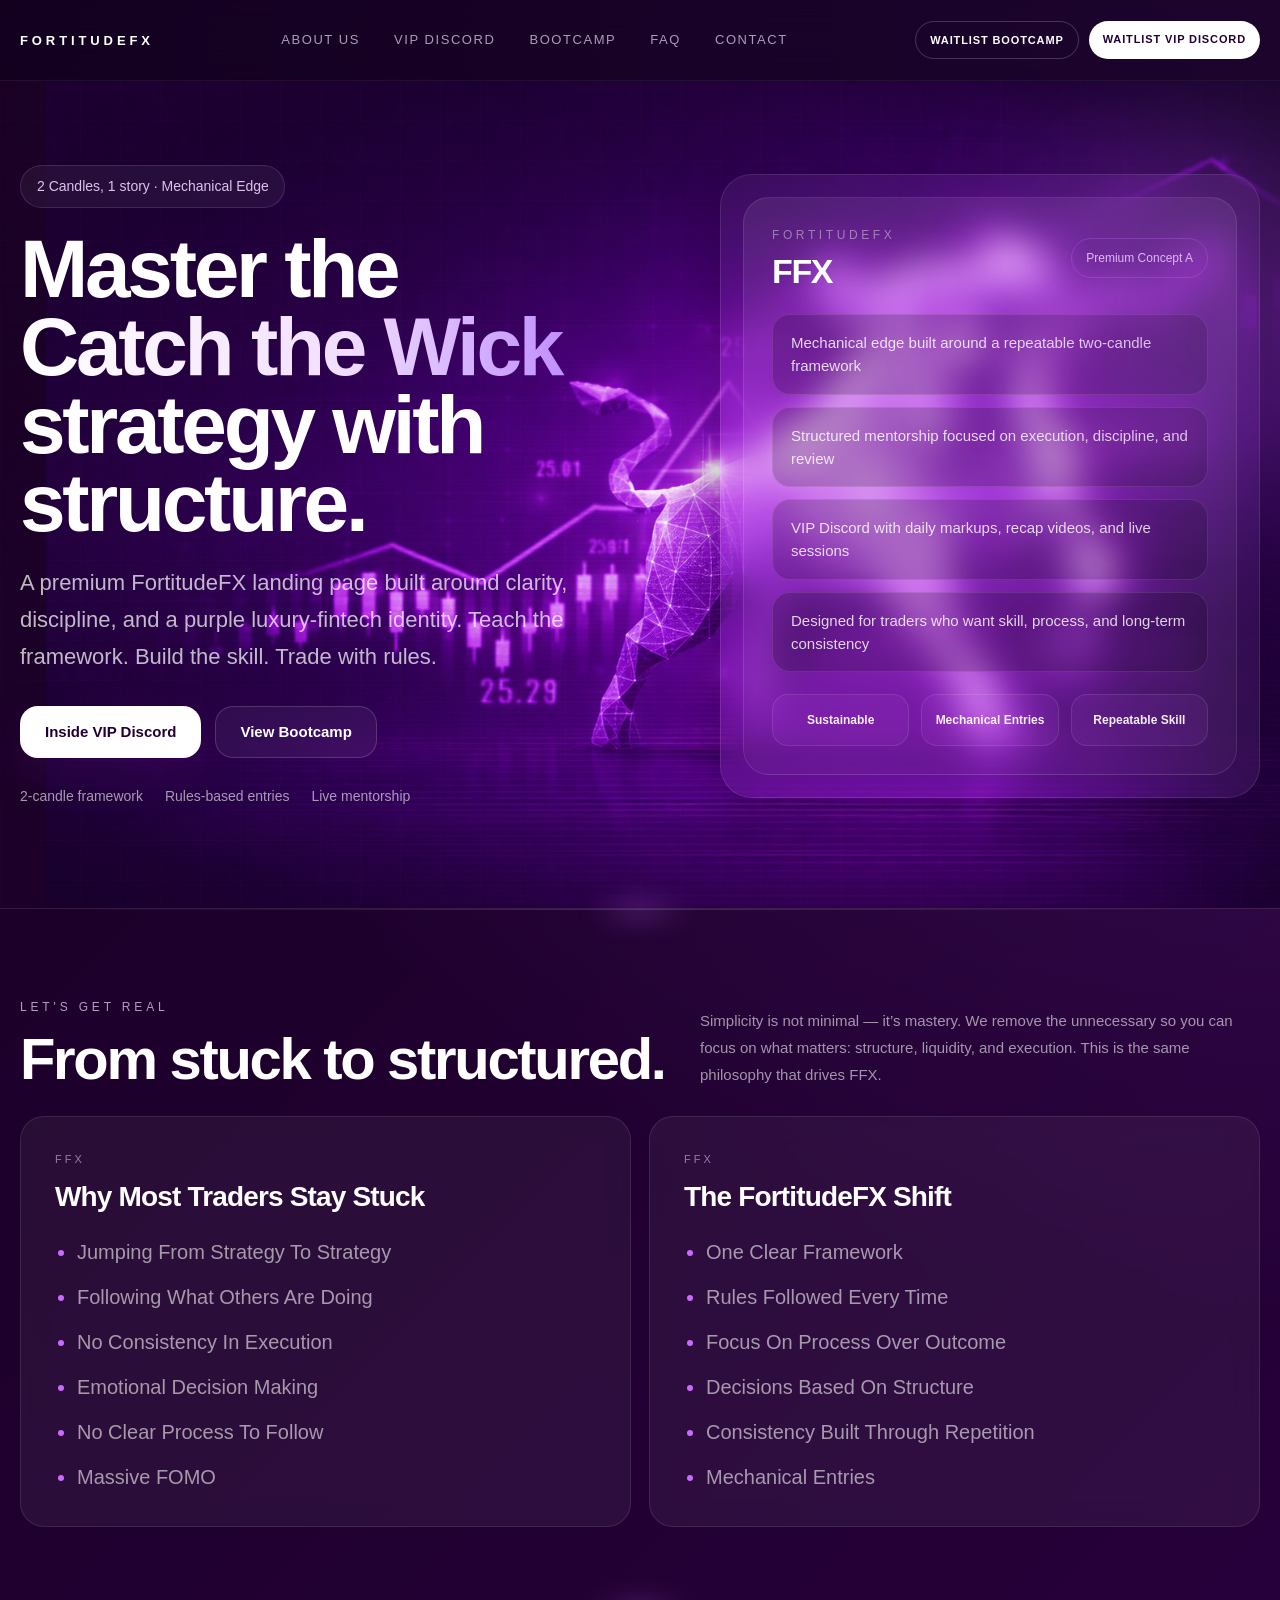
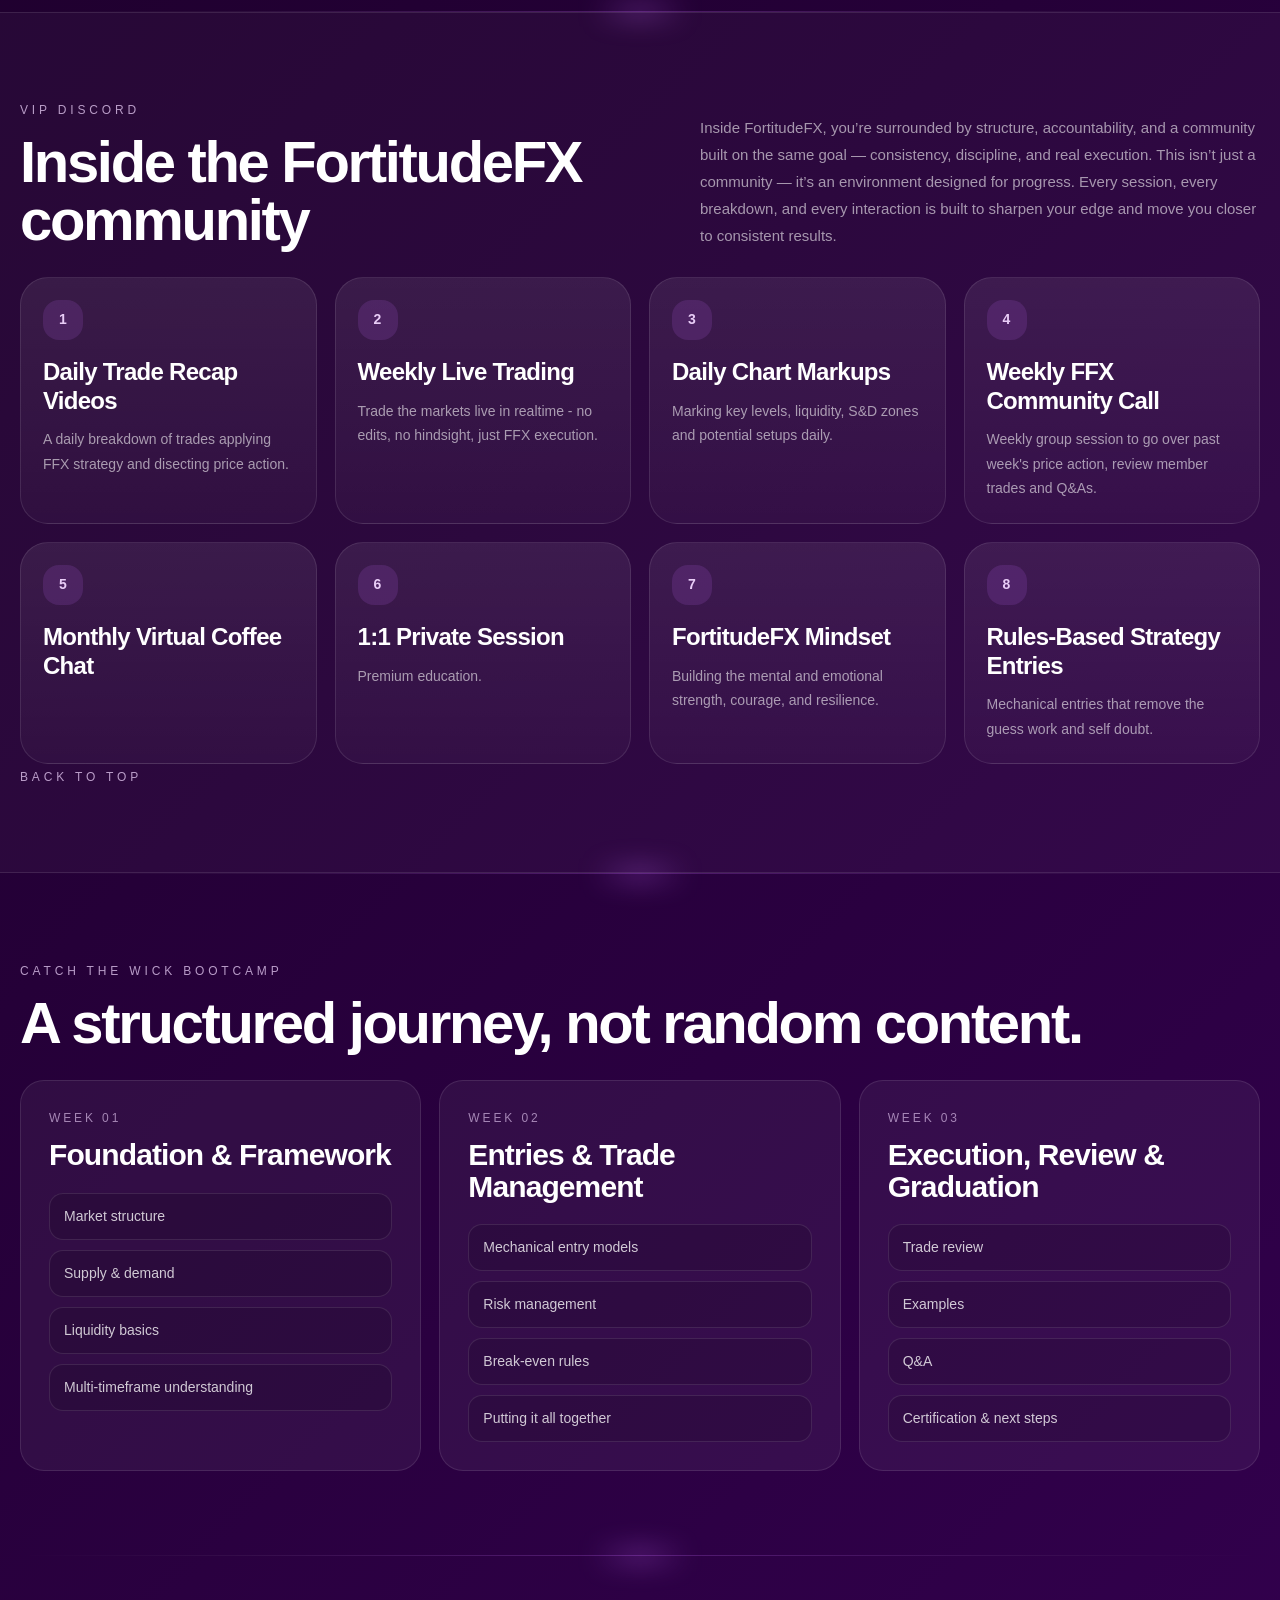
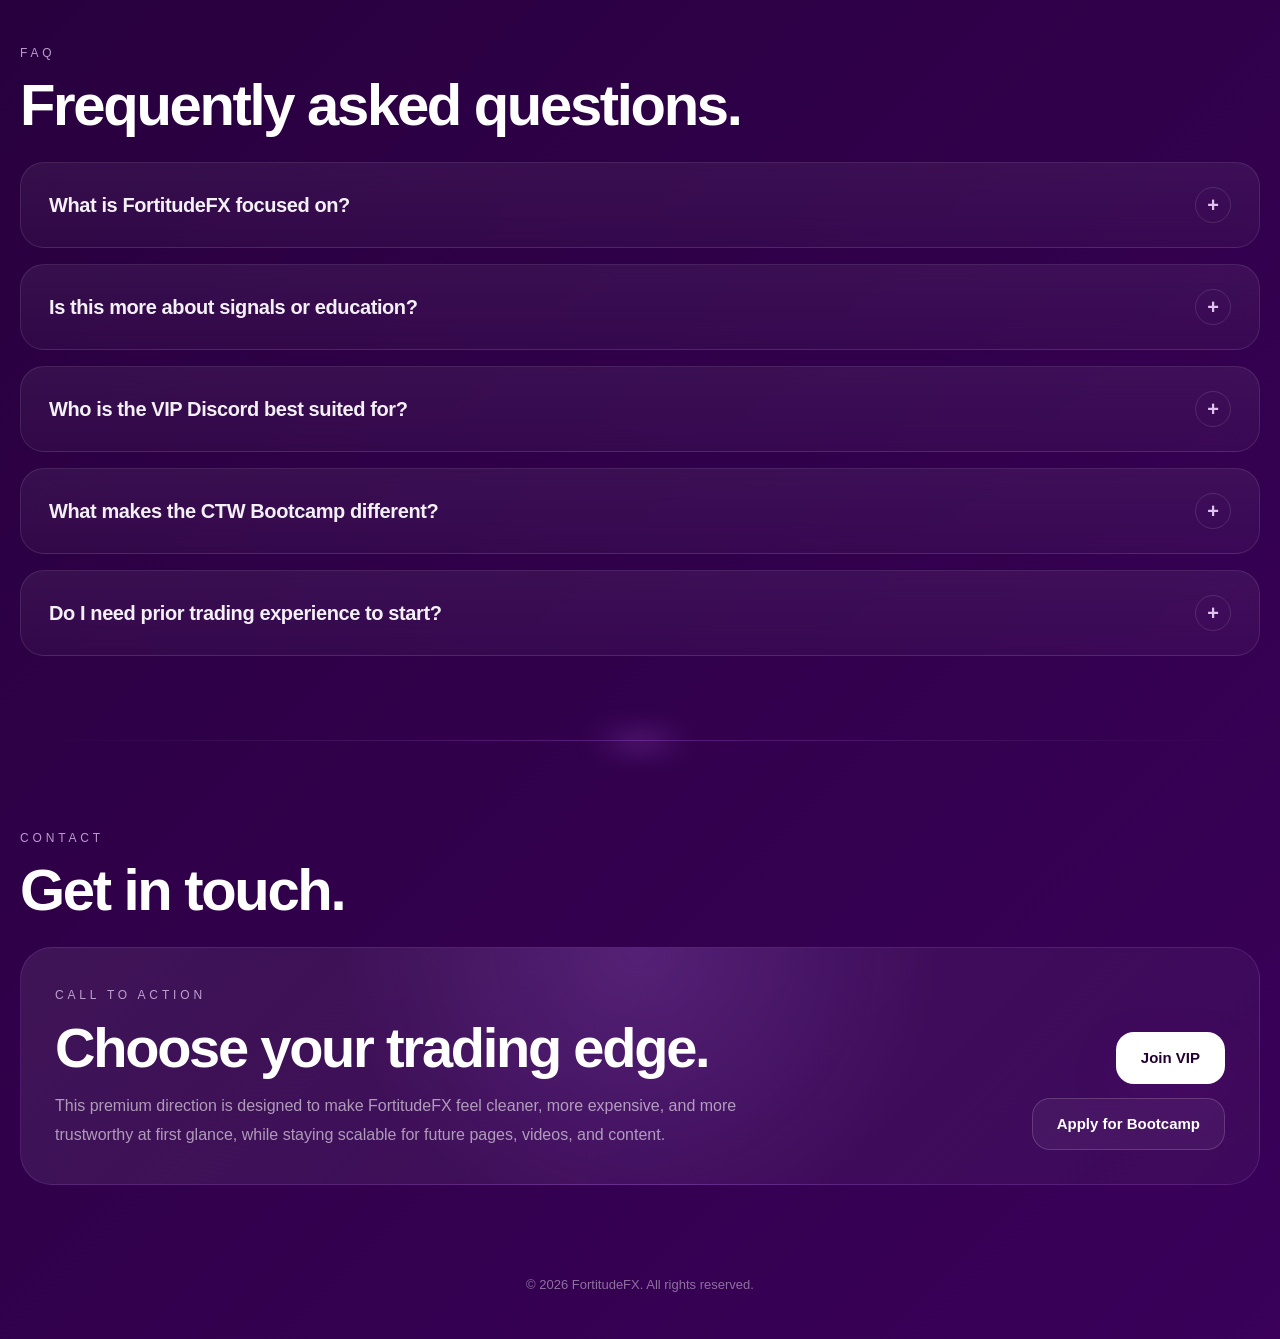
<file: index.html>
<!DOCTYPE html>
<html lang="en">
<head>
  <meta charset="UTF-8" />
  <meta name="viewport" content="width=device-width, initial-scale=1.0" />
  <title>FortitudeFX | Master the Catch the Wick Strategy</title>
  <meta
    name="description"
    content="FortitudeFX is a premium trading education brand built around clarity, discipline, and a repeatable two-candle framework."
  />
  <meta name="theme-color" content="#12001f" />
  <link rel="stylesheet" href="styles.css" />
</head>
<body id="top">

  <nav class="nav">
    <div class="container nav-wrap">
      <div class="nav-brand">
        <a href="#top">FORTITUDEFX</a>
      </div>

      <div class="nav-center">
        <a href="#about">About Us</a>
        <a href="#vip">VIP Discord</a>
        <a href="#bootcamp">Bootcamp</a>
        <a href="#faq">FAQ</a>
        <a href="#contact">Contact</a>
      </div>

      <div class="nav-cta">
        <a class="nav-btn nav-btn-secondary" href="https://aa6bc268.sibforms.com/serve/[base64]" target="_blank" rel="noopener noreferrer">Waitlist Bootcamp</a>
        <a class="nav-btn nav-btn-primary" href="#">Waitlist VIP Discord</a>
      </div>
    </div>
  </nav>

  <header class="hero">
    <div class="container hero-wrap">
      <div>
        <div class="pill">2 Candles, 1 story · Mechanical Edge</div>

        <h1>
          Master the
          <span class="gradient-text">Catch the Wick</span>
          strategy with structure.
        </h1>

        <p class="hero-copy">
          A premium FortitudeFX landing page built around clarity, discipline,
          and a purple luxury-fintech identity. Teach the framework. Build the
          skill. Trade with rules.
        </p>

        <div class="hero-actions">
          <a class="btn btn-primary" href="#vip">Inside VIP Discord</a>
          <a class="btn btn-secondary" href="#bootcamp">View Bootcamp</a>
        </div>

        <div class="hero-tags">
          <span>2-candle framework</span>
          <span>Rules-based entries</span>
          <span>Live mentorship</span>
        </div>
      </div>

      <div class="panel-shell">
        <div class="panel">
          <div class="panel-top">
            <div class="panel-brand">
              <small>FortitudeFX</small>
              <strong>FFX</strong>
            </div>
            <div class="badge">Premium Concept A</div>
          </div>

          <div class="benefit-list">
            <div class="benefit-item">
              Mechanical edge built around a repeatable two-candle framework
            </div>
            <div class="benefit-item">
              Structured mentorship focused on execution, discipline, and review
            </div>
            <div class="benefit-item">
              VIP Discord with daily markups, recap videos, and live sessions
            </div>
            <div class="benefit-item">
              Designed for traders who want skill, process, and long-term consistency
            </div>
          </div>

          <div class="mini-grid">
            <div class="mini-card">Sustainable</div>
            <div class="mini-card">Mechanical Entries</div>
            <div class="mini-card">Repeatable Skill</div>
          </div>
        </div>
      </div>
    </div>
  </header>

  <div class="section-divider" aria-hidden="true"><span></span></div>

  <section id="about" class="section">
    <div class="container">
      <div class="section-head">
        <div>
          <span class="eyebrow">Let's get REAL</span>
          <h2>From stuck to structured.</h2>
        </div>

        <p>
          Simplicity is not minimal — it’s mastery.
          We remove the unnecessary so you can focus on what matters: structure, liquidity, and execution. This is the same philosophy that drives FFX.
        </p>
      </div>

      <div class="position-grid position-grid-two">
        <article class="card card-large">
          <div class="tiny">FFX</div>
          <h3>Why Most Traders Stay Stuck</h3>
          <ul class="card-bullets">
            <li>Jumping From Strategy To Strategy</li>
            <li>Following What Others Are Doing</li>
            <li>No Consistency In Execution</li>
            <li>Emotional Decision Making</li>
            <li>No Clear Process To Follow</li>
            <li>Massive FOMO</li>
          </ul>
        </article>

        <article class="card card-large">
          <div class="tiny">FFX</div>
          <h3>The FortitudeFX Shift</h3>
          <ul class="card-bullets">
            <li>One Clear Framework</li>
            <li>Rules Followed Every Time</li>
            <li>Focus On Process Over Outcome</li>
            <li>Decisions Based On Structure</li>
            <li>Consistency Built Through Repetition</li>
            <li>Mechanical Entries</li>
          </ul>
        </article>
      </div>
    </div>
  </section>

  <div class="section-divider" aria-hidden="true"><span></span></div>

  <section id="vip" class="section soft-strip">
    <div class="container">
      <div class="section-head">
        <div>
          <span class="eyebrow">VIP Discord</span>
          <h2>Inside the FortitudeFX community</h2>
        </div>

        <p>
          Inside FortitudeFX, you’re surrounded by structure, accountability, and a community built on the same goal — consistency, discipline, and real execution.

          This isn’t just a community — it’s an environment designed for progress.
          Every session, every breakdown, and every interaction is built to sharpen your edge and move you closer to consistent results.
        </p>
      </div>

      <div class="vip-grid">
        <article class="vip-card">
          <div class="vip-number">1</div>
          <h3>Daily Trade Recap Videos</h3>
          <p>A daily breakdown of trades applying FFX strategy and disecting price action.</p>
        </article>

        <article class="vip-card">
          <div class="vip-number">2</div>
          <h3>Weekly Live Trading</h3>
          <p>Trade the markets live in realtime - no edits, no hindsight, just FFX execution.</p>
        </article>

        <article class="vip-card">
          <div class="vip-number">3</div>
          <h3>Daily Chart Markups</h3>
          <p>Marking key levels, liquidity, S&amp;D zones and potential setups daily.</p>
        </article>

        <article class="vip-card">
          <div class="vip-number">4</div>
          <h3>Weekly FFX Community Call</h3>
          <p>Weekly group session to go over past week's price action, review member trades and Q&amp;As.</p>
        </article>

        <article class="vip-card">
          <div class="vip-number">5</div>
          <h3>Monthly Virtual Coffee Chat</h3>
          <p></p>
        </article>

        <article class="vip-card">
          <div class="vip-number">6</div>
          <h3>1:1 Private Session</h3>
          <p>Premium education.</p>
        </article>

        <article class="vip-card">
          <div class="vip-number">7</div>
          <h3>FortitudeFX Mindset</h3>
          <p>Building the mental and emotional strength, courage, and resilience.</p>
        </article>

        <article class="vip-card">
          <div class="vip-number">8</div>
          <h3>Rules-Based Strategy Entries</h3>
          <p>Mechanical entries that remove the guess work and self doubt.</p>
        </article>
      </div>

      <span class="eyebrow">
        <a href="#top">BACK TO TOP</a>
      </span>
    </div>
  </section>

  <div class="section-divider" aria-hidden="true"><span></span></div>

  <section id="bootcamp" class="section">
    <div class="container">
      <div class="section-head bootcamp-head">
        <div>
          <span class="eyebrow">Catch The Wick Bootcamp</span>
          <h2>A structured journey, not random content.</h2>
        </div>
      </div>

      <div class="bootcamp-grid">
        <article class="week-card">
          <div class="week">Week 01</div>
          <h3>Foundation & Framework</h3>
          <div class="week-list">
            <div>Market structure</div>
            <div>Supply & demand</div>
            <div>Liquidity basics</div>
            <div>Multi-timeframe understanding</div>
          </div>
        </article>

        <article class="week-card">
          <div class="week">Week 02</div>
          <h3>Entries & Trade Management</h3>
          <div class="week-list">
            <div>Mechanical entry models</div>
            <div>Risk management</div>
            <div>Break-even rules</div>
            <div>Putting it all together</div>
          </div>
        </article>

        <article class="week-card">
          <div class="week">Week 03</div>
          <h3>Execution, Review & Graduation</h3>
          <div class="week-list">
            <div>Trade review</div>
            <div>Examples</div>
            <div>Q&amp;A</div>
            <div>Certification &amp; next steps</div>
          </div>
        </article>
      </div>
    </div>
  </section>

  <div class="section-divider" aria-hidden="true"><span></span></div>

  <!-- UPDATED FAQ SECTION -->
  <section id="faq" class="section">
    <div class="container">
      <div class="section-head bootcamp-head">
        <div>
          <span class="eyebrow">FAQ</span>
          <h2>Frequently asked questions.</h2>
        </div>
      </div>

      <div class="faq-list">
        <details class="faq-item">
          <summary><span>What is FortitudeFX focused on?</span></summary>
          <div class="faq-answer"><div class="faq-answer-inner">
            FortitudeFX is focused on building a structured, repeatable approach to trading through clarity, discipline, and execution.
          </div></div>
        </details>

        <details class="faq-item">
          <summary><span>Is this more about signals or education?</span></summary>
          <div class="faq-answer"><div class="faq-answer-inner">
            The emphasis is on education, understanding, and process rather than signal dependency.
          </div></div>
        </details>

        <details class="faq-item">
          <summary><span>Who is the VIP Discord best suited for?</span></summary>
          <div class="faq-answer"><div class="faq-answer-inner">
            Traders who want structure, accountability, and real execution-based growth.
          </div></div>
        </details>

        <details class="faq-item">
          <summary><span>What makes the CTW Bootcamp different?</span></summary>
          <div class="faq-answer"><div class="faq-answer-inner">
            A guided, structured experience focused on applying the framework, not just consuming content.
          </div></div>
        </details>

        <details class="faq-item">
          <summary><span>Do I need prior trading experience to start?</span></summary>
          <div class="faq-answer"><div class="faq-answer-inner">
            No — beginners and experienced traders can both benefit from simplifying and structuring their process.
          </div></div>
        </details>
      </div>
    </div>
  </section>

  <div class="section-divider" aria-hidden="true"><span></span></div>

  <section id="contact" class="section section-last">
    <div class="container">
      <div class="section-head bootcamp-head">
        <div>
          <span class="eyebrow">Contact</span>
          <h2>Get in touch.</h2>
        </div>
      </div>

      <div class="cta-shell">
        <div class="cta-grid">
          <div>
            <span class="eyebrow">Call to action</span>
            <h2>Choose your trading edge.</h2>
            <p>
              This premium direction is designed to make FortitudeFX feel
              cleaner, more expensive, and more trustworthy at first glance,
              while staying scalable for future pages, videos, and content.
            </p>
          </div>

          <div class="cta-actions">
            <a class="btn btn-primary" href="#">Join VIP</a>
            <a class="btn btn-secondary" href="https://aa6bc268.sibforms.com/serve/[base64]" target="_blank" rel="noopener noreferrer">Apply for Bootcamp</a>
          </div>
        </div>
      </div>
    </div>
  </section>

  <footer>
    <div class="container">© 2026 FortitudeFX. All rights reserved.</div>
  </footer>
</body>
</html>
</file>
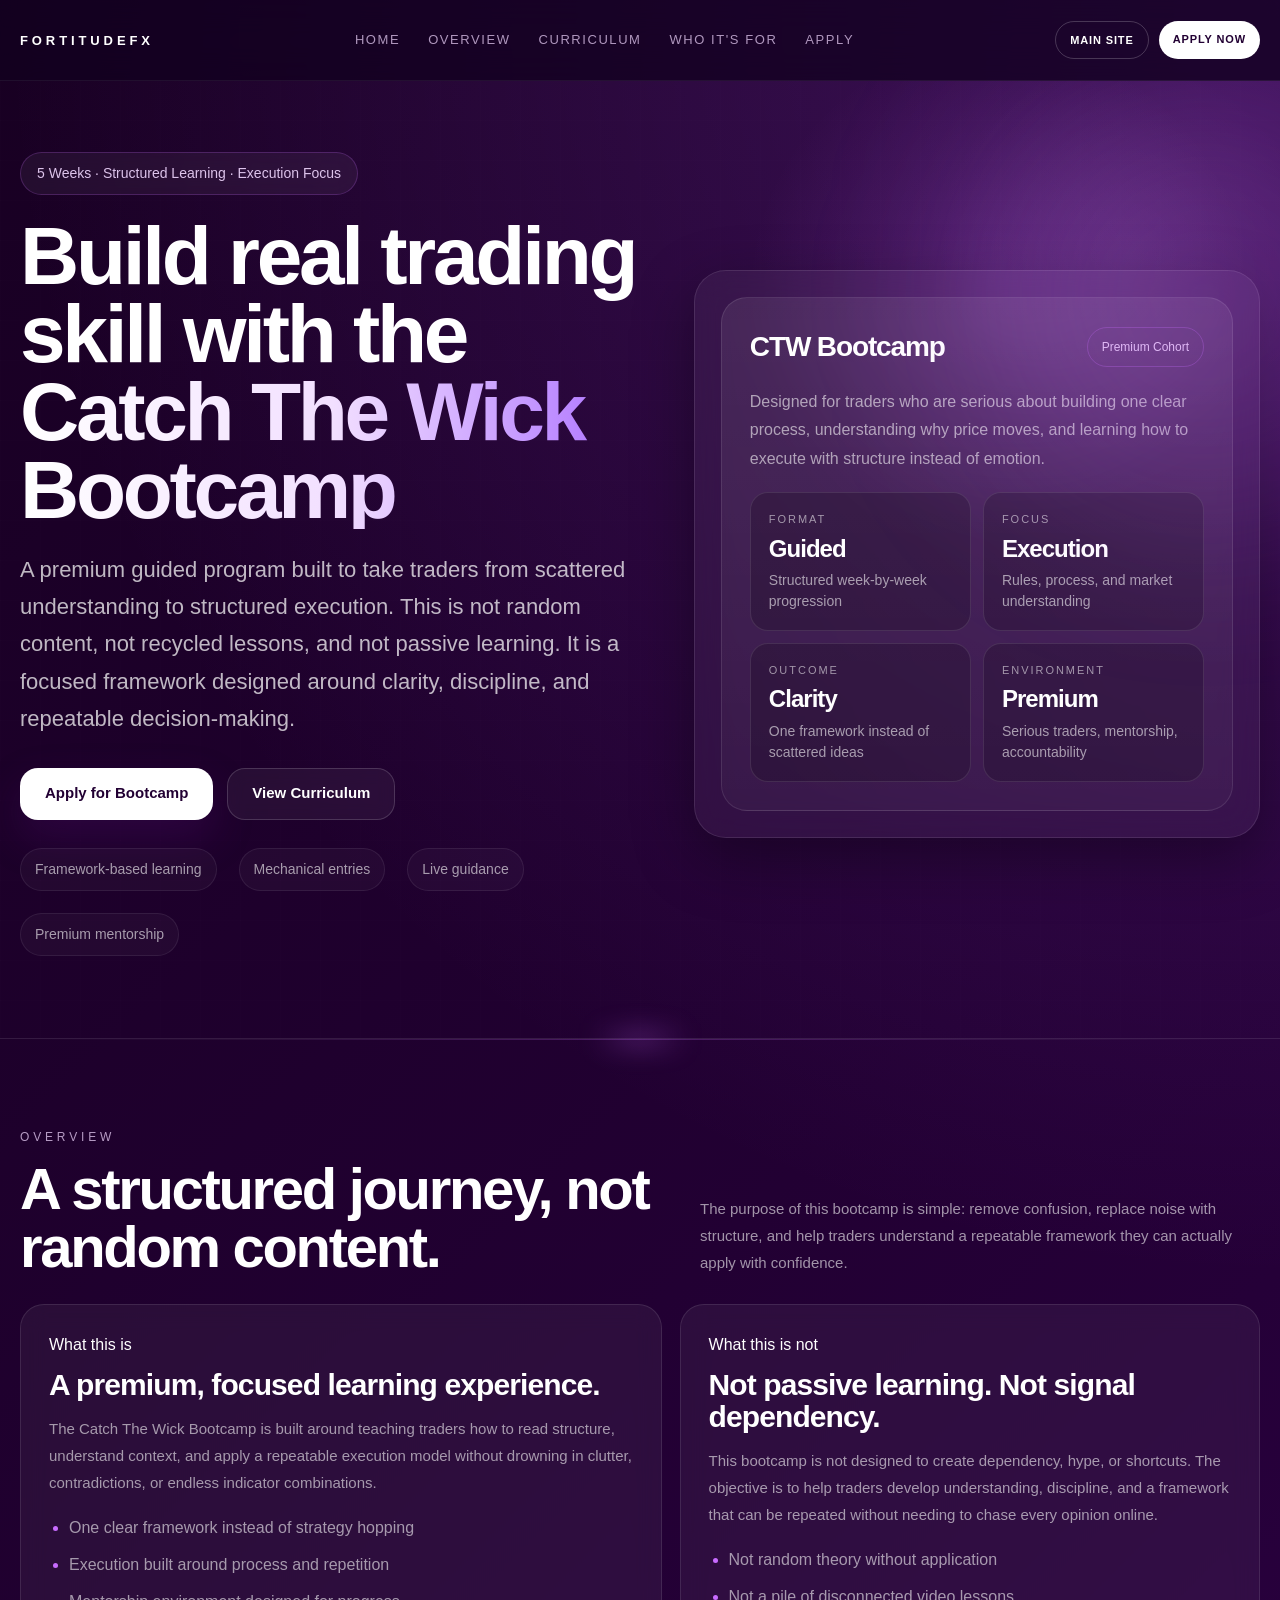
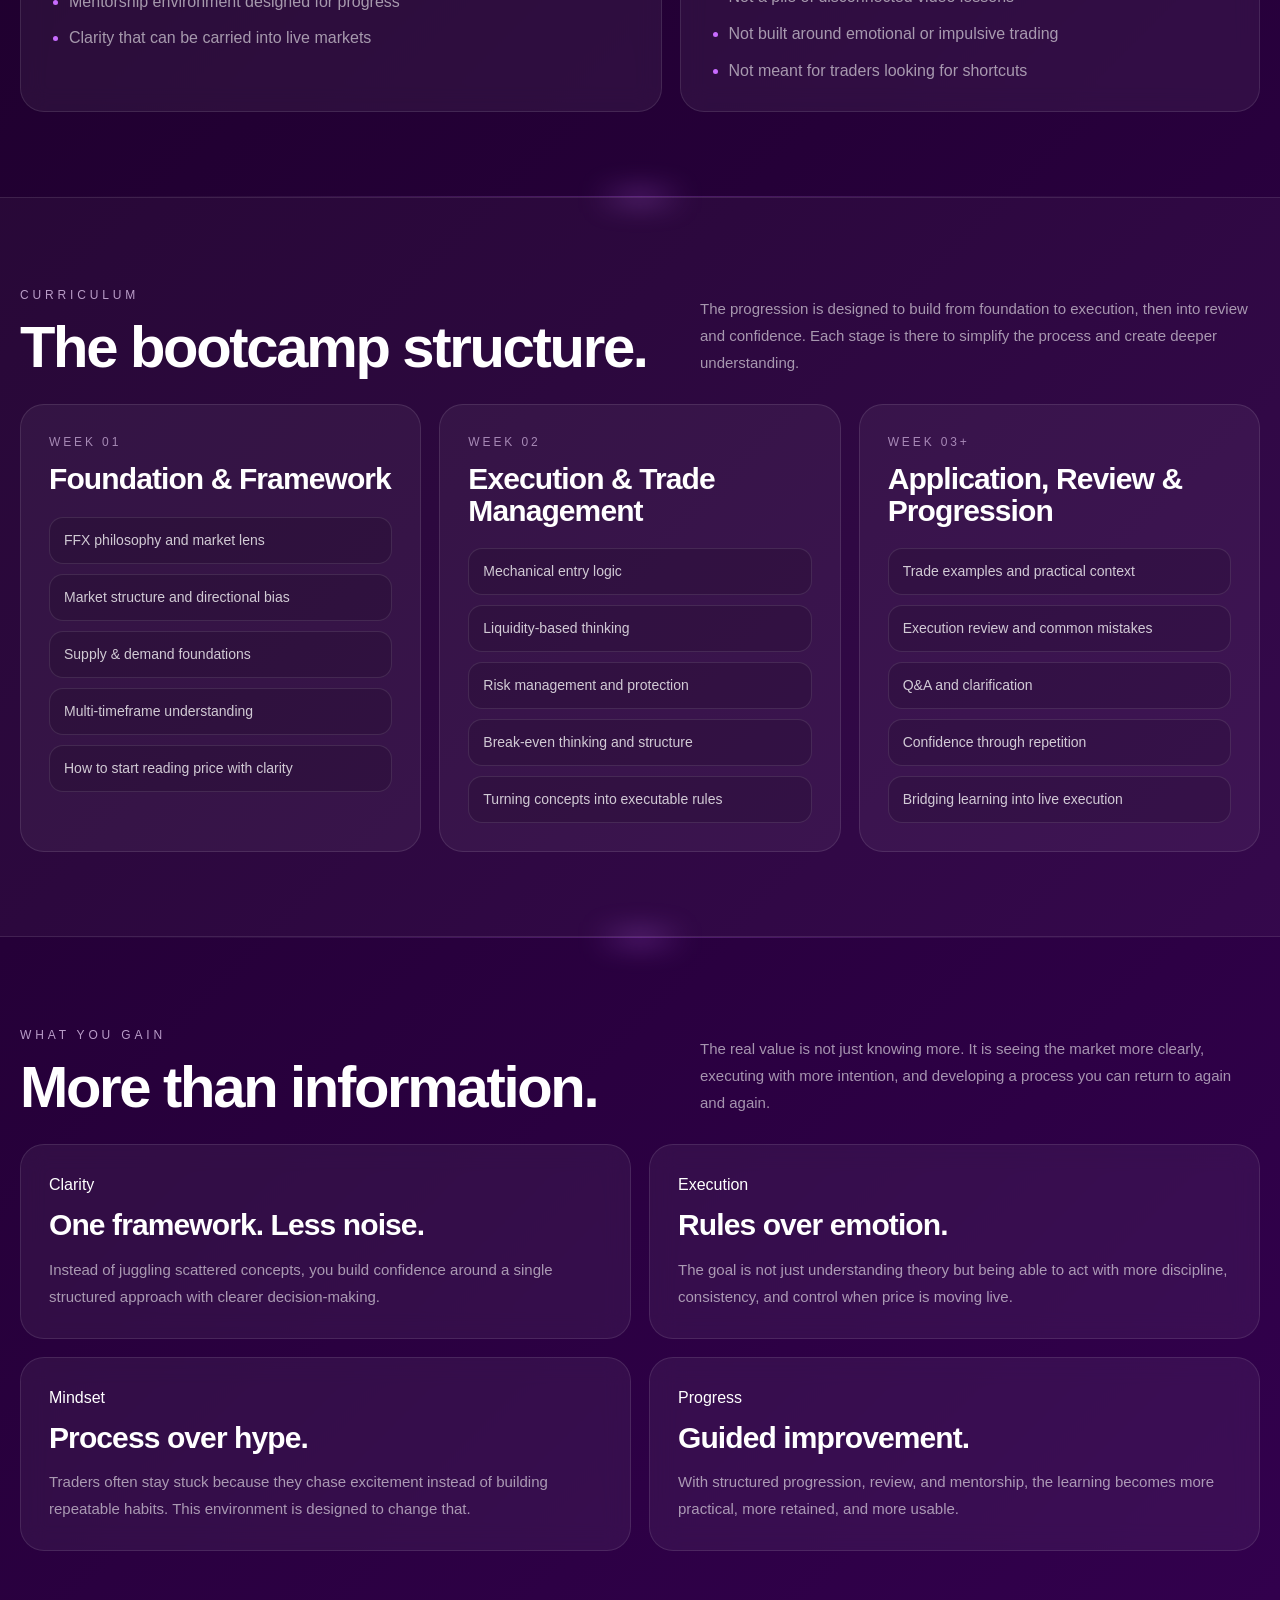
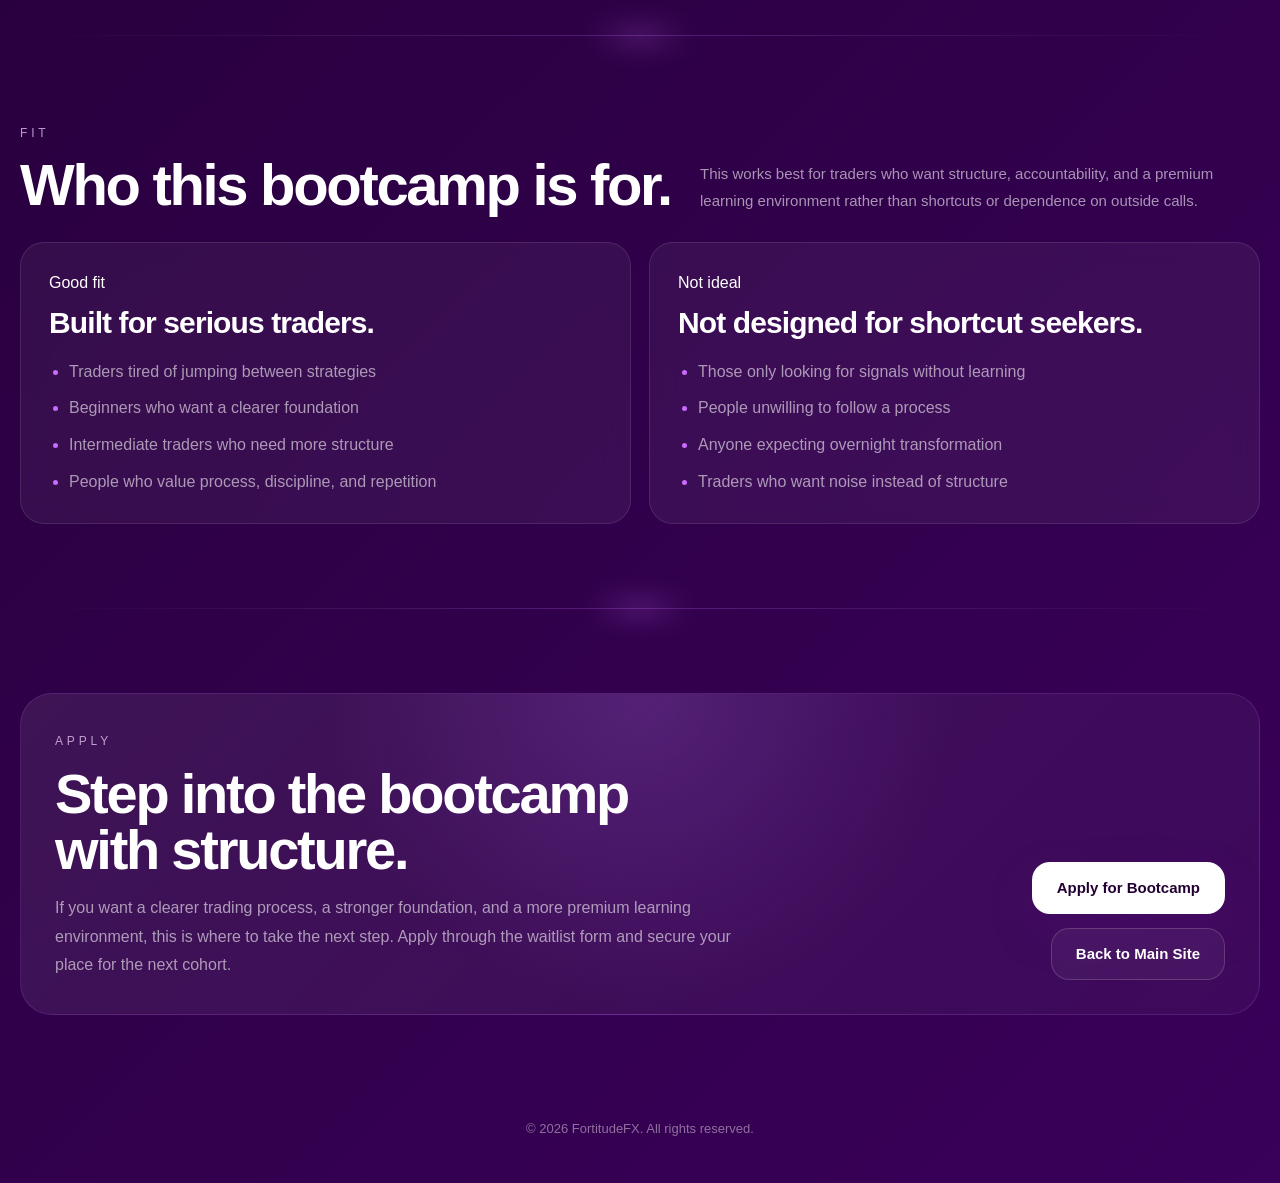
<file: bootcamp.html>
<!DOCTYPE html>
<html lang="en">
<head>
  <meta charset="UTF-8" />
  <meta name="viewport" content="width=device-width, initial-scale=1.0" />
  <title>FortitudeFX | Catch The Wick Bootcamp</title>
  <meta
    name="description"
    content="Catch The Wick Bootcamp is FortitudeFX’s premium structured trading program built around clarity, execution, and a repeatable framework."
  />
  <meta name="theme-color" content="#12001f" />
  <link rel="stylesheet" href="styles.css" />
</head>
<body class="bootcamp-page" id="top">

  <nav class="nav">
    <div class="container nav-wrap">
      <div class="nav-brand">
        <a href="index.html">FORTITUDEFX</a>
      </div>

      <div class="nav-center">
        <a href="index.html">Home</a>
        <a href="#overview">Overview</a>
        <a href="#curriculum">Curriculum</a>
        <a href="#fit">Who It's For</a>
        <a href="#register">Apply</a>
      </div>

      <div class="nav-cta">
        <a class="nav-btn nav-btn-secondary" href="index.html#bootcamp">Main Site</a>
        <a class="nav-btn nav-btn-primary" href="https://aa6bc268.sibforms.com/serve/[base64]" target="_blank" rel="noopener noreferrer">Apply Now</a>
      </div>
    </div>
  </nav>

  <header class="hero">
    <div class="container hero-wrap">
      <div>
        <div class="pill">5 Weeks · Structured Learning · Execution Focus</div>

        <h1>
          Build real trading skill with the
          <span class="gradient-text">Catch The Wick Bootcamp</span>
        </h1>

        <p class="hero-copy">
          A premium guided program built to take traders from scattered understanding to structured execution. This is not random content, not recycled lessons, and not passive learning. It is a focused framework designed around clarity, discipline, and repeatable decision-making.
        </p>

        <div class="hero-actions">
          <a class="btn btn-primary" href="https://aa6bc268.sibforms.com/serve/[base64]" target="_blank" rel="noopener noreferrer">Apply for Bootcamp</a>
          <a class="btn btn-secondary" href="#curriculum">View Curriculum</a>
        </div>

        <div class="hero-tags">
          <span>Framework-based learning</span>
          <span>Mechanical entries</span>
          <span>Live guidance</span>
          <span>Premium mentorship</span>
        </div>
      </div>

      <div class="bc-hero-panel">
        <div class="bc-hero-panel-inner">
          <div class="bc-hero-top">
            <strong>CTW Bootcamp</strong>
            <div class="badge">Premium Cohort</div>
          </div>

          <p style="margin:0; color: var(--soft); line-height: 1.8;">
            Designed for traders who are serious about building one clear process, understanding why price moves, and learning how to execute with structure instead of emotion.
          </p>

          <div class="bc-stats">
            <div class="bc-stat">
              <small>Format</small>
              <strong>Guided</strong>
              <span>Structured week-by-week progression</span>
            </div>
            <div class="bc-stat">
              <small>Focus</small>
              <strong>Execution</strong>
              <span>Rules, process, and market understanding</span>
            </div>
            <div class="bc-stat">
              <small>Outcome</small>
              <strong>Clarity</strong>
              <span>One framework instead of scattered ideas</span>
            </div>
            <div class="bc-stat">
              <small>Environment</small>
              <strong>Premium</strong>
              <span>Serious traders, mentorship, accountability</span>
            </div>
          </div>
        </div>
      </div>
    </div>
  </header>

  <div class="section-divider" aria-hidden="true"><span></span></div>

  <section id="overview" class="section">
    <div class="container">
      <div class="section-head">
        <div>
          <span class="eyebrow">Overview</span>
          <h2>A structured journey, not random content.</h2>
        </div>

        <p>
          The purpose of this bootcamp is simple: remove confusion, replace noise with structure, and help traders understand a repeatable framework they can actually apply with confidence.
        </p>
      </div>

      <div class="bc-grid-2">
        <article class="bc-card">
          <div class="tiny">What this is</div>
          <h3>A premium, focused learning experience.</h3>
          <p>
            The Catch The Wick Bootcamp is built around teaching traders how to read structure, understand context, and apply a repeatable execution model without drowning in clutter, contradictions, or endless indicator combinations.
          </p>
          <ul class="bc-list">
            <li>One clear framework instead of strategy hopping</li>
            <li>Execution built around process and repetition</li>
            <li>Mentorship environment designed for progress</li>
            <li>Clarity that can be carried into live markets</li>
          </ul>
        </article>

        <article class="bc-card">
          <div class="tiny">What this is not</div>
          <h3>Not passive learning. Not signal dependency.</h3>
          <p>
            This bootcamp is not designed to create dependency, hype, or shortcuts. The objective is to help traders develop understanding, discipline, and a framework that can be repeated without needing to chase every opinion online.
          </p>
          <ul class="bc-list">
            <li>Not random theory without application</li>
            <li>Not a pile of disconnected video lessons</li>
            <li>Not built around emotional or impulsive trading</li>
            <li>Not meant for traders looking for shortcuts</li>
          </ul>
        </article>
      </div>
    </div>
  </section>

  <div class="section-divider" aria-hidden="true"><span></span></div>

  <section id="curriculum" class="section soft-strip">
    <div class="container">
      <div class="section-head">
        <div>
          <span class="eyebrow">Curriculum</span>
          <h2>The bootcamp structure.</h2>
        </div>

        <p>
          The progression is designed to build from foundation to execution, then into review and confidence. Each stage is there to simplify the process and create deeper understanding.
        </p>
      </div>

      <div class="bc-grid-3">
        <article class="week-card">
          <div class="week">Week 01</div>
          <h3>Foundation & Framework</h3>
          <div class="week-list">
            <div>FFX philosophy and market lens</div>
            <div>Market structure and directional bias</div>
            <div>Supply & demand foundations</div>
            <div>Multi-timeframe understanding</div>
            <div>How to start reading price with clarity</div>
          </div>
        </article>

        <article class="week-card">
          <div class="week">Week 02</div>
          <h3>Execution & Trade Management</h3>
          <div class="week-list">
            <div>Mechanical entry logic</div>
            <div>Liquidity-based thinking</div>
            <div>Risk management and protection</div>
            <div>Break-even thinking and structure</div>
            <div>Turning concepts into executable rules</div>
          </div>
        </article>

        <article class="week-card">
          <div class="week">Week 03+</div>
          <h3>Application, Review & Progression</h3>
          <div class="week-list">
            <div>Trade examples and practical context</div>
            <div>Execution review and common mistakes</div>
            <div>Q&A and clarification</div>
            <div>Confidence through repetition</div>
            <div>Bridging learning into live execution</div>
          </div>
        </article>
      </div>
    </div>
  </section>

  <div class="section-divider" aria-hidden="true"><span></span></div>

  <section id="value" class="section">
    <div class="container">
      <div class="section-head">
        <div>
          <span class="eyebrow">What you gain</span>
          <h2>More than information.</h2>
        </div>

        <p>
          The real value is not just knowing more. It is seeing the market more clearly, executing with more intention, and developing a process you can return to again and again.
        </p>
      </div>

      <div class="bc-value-grid">
        <article class="bc-card">
          <div class="tiny">Clarity</div>
          <h3>One framework. Less noise.</h3>
          <p>
            Instead of juggling scattered concepts, you build confidence around a single structured approach with clearer decision-making.
          </p>
        </article>

        <article class="bc-card">
          <div class="tiny">Execution</div>
          <h3>Rules over emotion.</h3>
          <p>
            The goal is not just understanding theory but being able to act with more discipline, consistency, and control when price is moving live.
          </p>
        </article>

        <article class="bc-card">
          <div class="tiny">Mindset</div>
          <h3>Process over hype.</h3>
          <p>
            Traders often stay stuck because they chase excitement instead of building repeatable habits. This environment is designed to change that.
          </p>
        </article>

        <article class="bc-card">
          <div class="tiny">Progress</div>
          <h3>Guided improvement.</h3>
          <p>
            With structured progression, review, and mentorship, the learning becomes more practical, more retained, and more usable.
          </p>
        </article>
      </div>
    </div>
  </section>

  <div class="section-divider" aria-hidden="true"><span></span></div>

  <section id="fit" class="section">
    <div class="container">
      <div class="section-head">
        <div>
          <span class="eyebrow">Fit</span>
          <h2>Who this bootcamp is for.</h2>
        </div>

        <p>
          This works best for traders who want structure, accountability, and a premium learning environment rather than shortcuts or dependence on outside calls.
        </p>
      </div>

      <div class="bc-fit-grid">
        <article class="bc-card">
          <div class="tiny">Good fit</div>
          <h3>Built for serious traders.</h3>
          <ul class="bc-list">
            <li>Traders tired of jumping between strategies</li>
            <li>Beginners who want a clearer foundation</li>
            <li>Intermediate traders who need more structure</li>
            <li>People who value process, discipline, and repetition</li>
          </ul>
        </article>

        <article class="bc-card">
          <div class="tiny">Not ideal</div>
          <h3>Not designed for shortcut seekers.</h3>
          <ul class="bc-list">
            <li>Those only looking for signals without learning</li>
            <li>People unwilling to follow a process</li>
            <li>Anyone expecting overnight transformation</li>
            <li>Traders who want noise instead of structure</li>
          </ul>
        </article>
      </div>
    </div>
  </section>

  <div class="section-divider" aria-hidden="true"><span></span></div>

  <section id="register" class="section">
    <div class="container">
      <div class="bc-cta-shell">
        <div class="bc-cta-grid">
          <div>
            <span class="eyebrow">Apply</span>
            <h2>Step into the bootcamp with structure.</h2>
            <p>
              If you want a clearer trading process, a stronger foundation, and a more premium learning environment, this is where to take the next step. Apply through the waitlist form and secure your place for the next cohort.
            </p>
          </div>

          <div class="bc-cta-actions">
            <a class="btn btn-primary" href="https://aa6bc268.sibforms.com/serve/[base64]" target="_blank" rel="noopener noreferrer">Apply for Bootcamp</a>
            <a class="btn btn-secondary" href="index.html#bootcamp">Back to Main Site</a>
          </div>
        </div>
      </div>
    </div>
  </section>

  <footer>
    <div class="container">© 2026 FortitudeFX. All rights reserved.</div>
  </footer>
</body>
</html>
</file>
<file: styles.css>
:root {
  --bg: #12001f;
  --bg-2: #180022;
  --bg-3: #250038;
  --bg-4: #3a005a;
  --text: #ffffff;
  --muted: rgba(255, 255, 255, 0.72);
  --soft: rgba(255, 255, 255, 0.58);
  --border: rgba(255, 255, 255, 0.1);
  --panel: rgba(255, 255, 255, 0.05);
  --accent: #c86bff;
  --accent-2: #9a4dff;
  --accent-3: #f1d7ff;
  --shadow: 0 20px 60px rgba(0, 0, 0, 0.35);
  --radius-xl: 32px;
  --radius-lg: 24px;
  --radius-md: 18px;
  --max: 1240px;
}

* {
  box-sizing: border-box;
}

html {
  scroll-behavior: smooth;
}

body {
  margin: 0;
  font-family: Arial, Helvetica, sans-serif;
  background:
    radial-gradient(circle at top right, rgba(181, 86, 255, 0.22), transparent 28%),
    linear-gradient(135deg, var(--bg-2) 0%, var(--bg-3) 45%, var(--bg-4) 100%);
  color: var(--text);
  line-height: 1.5;
}

a {
  color: inherit;
  text-decoration: none;
}

.container {
  width: min(var(--max), calc(100% - 40px));
  margin: 0 auto;
}

.section {
  padding: 84px 0;
}

.section-last {
  padding-bottom: 70px;
}

.eyebrow {
  display: inline-block;
  font-size: 12px;
  letter-spacing: 0.32em;
  text-transform: uppercase;
  color: rgba(241, 215, 255, 0.72);
}

.hero {
  position: relative;
  overflow: hidden;
  border-bottom: 1px solid var(--border);

  background: url("Futuristic glowing bull power.png");
  background-size: contain;
  background-position: 120% center;
  background-repeat: no-repeat;
}

.hero::before {
  content: "";
  position: absolute;
  inset: 0;
  opacity: 0.18;
  background-image:
    linear-gradient(rgba(255,255,255,0.05) 1px, transparent 1px),
    linear-gradient(90deg, rgba(255,255,255,0.05) 1px, transparent 1px);
  background-size: 40px 40px;
  pointer-events: none;
}

.hero::after {
  content: "";
  position: absolute;
  right: -120px;
  top: 40px;
  width: 360px;
  height: 360px;
  background: rgba(200, 107, 255, 0.22);
  filter: blur(80px);
  border-radius: 50%;
  pointer-events: none;
}

.hero-wrap {
  position: relative;
  display: grid;
  grid-template-columns: 1.08fr 0.92fr;
  gap: 48px;
  align-items: center;
  min-height: 92vh;
  padding: 56px 0 72px;
}

.pill {
  display: inline-flex;
  align-items: center;
  gap: 10px;
  padding: 10px 16px;
  border: 1px solid rgba(200, 107, 255, 0.22);
  background: rgba(255,255,255,0.05);
  border-radius: 999px;
  backdrop-filter: blur(10px);
  color: rgba(241, 215, 255, 0.9);
  font-size: 14px;
  margin-bottom: 22px;
}

.hero h1 {
  margin: 0;
  max-width: 720px;
  font-size: clamp(48px, 7vw, 82px);
  line-height: 0.95;
  letter-spacing: -0.04em;
}

.gradient-text {
  display: block;
  background: linear-gradient(90deg, #ffffff 0%, #f2dfff 50%, #a96cff 100%);
  -webkit-background-clip: text;
  background-clip: text;
  color: transparent;
}

.hero-copy {
  margin: 22px 0 0;
  max-width: 620px;
  font-size: clamp(18px, 2vw, 22px);
  line-height: 1.7;
  color: var(--muted);
}

.hero-actions {
  display: flex;
  flex-wrap: wrap;
  gap: 14px;
  margin-top: 30px;
}

.btn {
  display: inline-flex;
  align-items: center;
  justify-content: center;
  min-height: 52px;
  padding: 0 24px;
  border-radius: 18px;
  font-weight: 700;
  font-size: 15px;
  transition: transform 0.2s ease, background 0.2s ease, border-color 0.2s ease;
  border: 1px solid transparent;
  cursor: pointer;
}

.btn:hover {
  transform: translateY(-1px);
}

.btn-primary {
  background: #ffffff;
  color: #220033;
  box-shadow: 0 18px 40px rgba(86, 14, 120, 0.28);
}

.btn-secondary {
  background: rgba(255,255,255,0.05);
  color: #ffffff;
  border-color: rgba(255,255,255,0.16);
  backdrop-filter: blur(8px);
}

.hero-tags {
  display: flex;
  flex-wrap: wrap;
  gap: 22px;
  margin-top: 28px;
  color: rgba(255,255,255,0.6);
  font-size: 14px;
}

.panel-shell {
  position: relative;
  width: 100%;
  max-width: 540px;
  margin-left: auto;
  padding: 22px;
  border: 1px solid var(--border);
  border-radius: var(--radius-xl);
  background: rgba(255,255,255,0.05);
  backdrop-filter: blur(18px);
  box-shadow: var(--shadow);
}

.panel {
  border: 1px solid var(--border);
  border-radius: 26px;
  background: linear-gradient(180deg, rgba(255,255,255,0.08), rgba(255,255,255,0.03));
  padding: 28px;
}

.panel-top {
  display: flex;
  align-items: center;
  justify-content: space-between;
  gap: 18px;
  margin-bottom: 24px;
}

.panel-brand small {
  display: block;
  font-size: 12px;
  letter-spacing: 0.3em;
  text-transform: uppercase;
  color: rgba(255,255,255,0.42);
  margin-bottom: 10px;
}

.panel-brand strong {
  font-size: 34px;
  line-height: 1;
  letter-spacing: -0.04em;
}

.badge {
  border: 1px solid rgba(200, 107, 255, 0.28);
  color: rgba(241, 215, 255, 0.92);
  border-radius: 999px;
  padding: 10px 14px;
  font-size: 12px;
  white-space: nowrap;
}

.benefit-list {
  display: grid;
  gap: 12px;
}

.benefit-item {
  border: 1px solid var(--border);
  background: rgba(0,0,0,0.18);
  border-radius: 18px;
  padding: 16px 18px;
  color: rgba(255,255,255,0.82);
  font-size: 15px;
  line-height: 1.55;
}

.mini-grid {
  display: grid;
  grid-template-columns: repeat(3, 1fr);
  gap: 12px;
  margin-top: 22px;
}

.mini-card {
  border: 1px solid var(--border);
  background: rgba(200, 107, 255, 0.08);
  border-radius: 16px;
  padding: 16px 10px;
  text-align: center;
  font-size: 12px;
  font-weight: 700;
  color: rgba(255,255,255,0.92);
}

.section-head {
  display: flex;
  align-items: end;
  justify-content: space-between;
  gap: 24px;
  margin-bottom: 28px;
}

.section-head h2 {
  margin: 12px 0 0;
  font-size: clamp(34px, 5vw, 58px);
  line-height: 1;
  letter-spacing: -0.04em;
}

.section-head p {
  max-width: 560px;
  margin: 0;
  color: var(--soft);
  line-height: 1.8;
  font-size: 15px;
}

.position-grid {
  display: grid;
  grid-template-columns: repeat(4, 1fr);
  gap: 18px;
}

.card {
  border: 1px solid var(--border);
  background: rgba(255,255,255,0.05);
  border-radius: var(--radius-lg);
  padding: 26px;
  backdrop-filter: blur(12px);
}
/* ===== NEW: 2 LARGE BOX VERSION ===== */

.position-grid-two {
  grid-template-columns: repeat(2, 1fr);
}

.card-large {
  padding: 34px;
}

.card-large h3 {
  margin-top: 16px;
  font-size: 42px;
  line-height: 1;
  letter-spacing: -0.04em;
}

.card-bullets {
  margin: 26px 0 0;
  padding-left: 22px;
  color: var(--soft);
  display: grid;
  gap: 16px;
  font-size: 20px;
  line-height: 1.45;
}

.card-bullets li::marker {
  color: var(--accent);
}
.card h3 {
  margin: 14px 0 0;
  font-size: 28px;
  line-height: 1.08;
  letter-spacing: -0.03em;
}

.card p {
  margin: 14px 0 0;
  color: var(--soft);
  line-height: 1.8;
  font-size: 15px;
}

.card .tiny {
  font-size: 11px;
  text-transform: uppercase;
  letter-spacing: 0.28em;
  color: rgba(241,215,255,0.55);
}

.soft-strip {
  border-top: 1px solid var(--border);
  border-bottom: 1px solid var(--border);
  background: rgba(255,255,255,0.03);
}

.vip-grid {
  display: grid;
  grid-template-columns: repeat(4, 1fr);
  gap: 18px;
}

.vip-card {
  border: 1px solid var(--border);
  border-radius: 28px;
  padding: 22px;
  background: linear-gradient(180deg, rgba(255,255,255,0.08), rgba(255,255,255,0.03));
  transition: transform 0.22s ease, border-color 0.22s ease, background 0.22s ease;
}

.vip-card:hover {
  transform: translateY(-3px);
  border-color: rgba(200, 107, 255, 0.34);
  background: rgba(255,255,255,0.1);
}

.vip-number {
  width: 40px;
  height: 40px;
  border-radius: 16px;
  display: flex;
  align-items: center;
  justify-content: center;
  background: rgba(200,107,255,0.14);
  color: rgba(241, 215, 255, 0.95);
  font-weight: 800;
  font-size: 14px;
}

.vip-card h3 {
  margin: 18px 0 0;
  font-size: 24px;
  line-height: 1.2;
  letter-spacing: -0.03em;
}

.vip-card p {
  margin: 12px 0 0;
  font-size: 14px;
  line-height: 1.75;
  color: var(--soft);
}

.bootcamp-grid {
  display: grid;
  grid-template-columns: repeat(3, 1fr);
  gap: 18px;
}

.week-card {
  border: 1px solid var(--border);
  border-radius: var(--radius-lg);
  background: rgba(255,255,255,0.05);
  padding: 28px;
}

.week-card .week {
  font-size: 12px;
  letter-spacing: 0.24em;
  text-transform: uppercase;
  color: rgba(241,215,255,0.6);
}

.week-card h3 {
  margin: 12px 0 0;
  font-size: 30px;
  line-height: 1.05;
  letter-spacing: -0.03em;
}

.week-list {
  margin: 22px 0 0;
  display: grid;
  gap: 10px;
}

.week-list div {
  border: 1px solid var(--border);
  background: rgba(0,0,0,0.12);
  border-radius: 14px;
  padding: 12px 14px;
  color: rgba(255,255,255,0.78);
  font-size: 14px;
}

.cta-shell {
  border: 1px solid rgba(200, 107, 255, 0.18);
  border-radius: var(--radius-xl);
  padding: 34px;
  background:
    radial-gradient(circle at top, rgba(183,114,255,0.18), transparent 45%),
    linear-gradient(135deg, rgba(255,255,255,0.08), rgba(255,255,255,0.03));
}

.cta-grid {
  display: grid;
  grid-template-columns: 1.2fr 0.8fr;
  gap: 30px;
  align-items: end;
}

.cta-grid h2 {
  margin: 14px 0 0;
  font-size: clamp(34px, 5vw, 56px);
  line-height: 1;
  letter-spacing: -0.04em;
}

.cta-grid p {
  margin: 16px 0 0;
  max-width: 700px;
  color: var(--soft);
  line-height: 1.8;
}

.cta-actions {
  display: flex;
  flex-direction: column;
  align-items: flex-end;
  gap: 14px;
}

footer {
  padding: 20px 0 44px;
  color: rgba(255,255,255,0.44);
  font-size: 13px;
  text-align: center;
}

/* PREMIUM SECTION DIVIDER */
.section-divider {
  position: relative;
  width: min(var(--max), calc(100% - 40px));
  height: 1px;
  margin: 0 auto;
  pointer-events: none;
}

.section-divider span {
  display: block;
  width: 100%;
  height: 1px;
  background: linear-gradient(
    90deg,
    rgba(255, 255, 255, 0) 0%,
    rgba(255, 255, 255, 0.05) 18%,
    rgba(200, 107, 255, 0.26) 50%,
    rgba(255, 255, 255, 0.05) 82%,
    rgba(255, 255, 255, 0) 100%
  );
}

.section-divider::after {
  content: "";
  position: absolute;
  left: 50%;
  top: 50%;
  width: 140px;
  height: 32px;
  transform: translate(-50%, -50%);
  background: radial-gradient(circle, rgba(200, 107, 255, 0.18) 0%, rgba(200, 107, 255, 0) 72%);
  filter: blur(10px);
  pointer-events: none;
}

@media (max-width: 1100px) {
  .hero-wrap,
  .cta-grid,
  .section-head {
    grid-template-columns: 1fr;
  }

  .hero-wrap {
    min-height: auto;
    padding: 72px 0;
  }

  .panel-shell {
    margin: 0;
    max-width: 100%;
  }

  .position-grid,
  .vip-grid,
  .bootcamp-grid {
    grid-template-columns: repeat(2, 1fr);
  }

  .cta-actions {
    align-items: flex-start;
  }

  .position-grid-two {
  grid-template-columns: 1fr;
  }
}

@media (max-width: 720px) {
  .container {
    width: min(var(--max), calc(100% - 24px));
  }

  .section {
    padding: 66px 0;
  }

  .position-grid,
  .vip-grid,
  .bootcamp-grid,
  .mini-grid {
    grid-template-columns: 1fr;
  }

  .hero-tags {
    gap: 12px;
    flex-direction: column;
  }

  .panel,
  .card,
  .week-card,
  .cta-shell {
    padding: 22px;
  }

  .hero-wrap {
    gap: 28px;
  }

  .btn {
    width: 100%;
  }

  .section-divider {
    width: min(var(--max), calc(100% - 24px));
  }

  .section-divider::after {
    width: 96px;
    height: 24px;
  }
}

/* ===== ULTRA PREMIUM NAV ===== */
.nav {
  position: fixed;
  top: 0;
  width: 100%;
  z-index: 1000;
  background: rgba(18, 0, 31, 0.75);
  backdrop-filter: blur(16px);
  border-bottom: 1px solid rgba(255,255,255,0.06);
}

.nav-wrap {
  display: grid;
  grid-template-columns: auto 1fr auto;
  align-items: center;
  height: 80px;
}

.nav-brand a {
  font-size: 13px;
  letter-spacing: 0.3em;
  text-transform: uppercase;
  font-weight: 700;
}

.nav-center {
  display: flex;
  justify-content: center;
  gap: 34px;
}

.nav-center a {
  font-size: 13px;
  letter-spacing: 0.12em;
  text-transform: uppercase;
  color: rgba(241,215,255,0.7);
  position: relative;
}

.nav-center a::after {
  content: "";
  position: absolute;
  bottom: -6px;
  left: 0;
  width: 100%;
  height: 1px;
  background: white;
  transform: scaleX(0);
  transition: 0.25s;
}

.nav-center a:hover::after {
  transform: scaleX(1);
}

.nav-center a:hover {
  color: white;
}

.nav-cta {
  display: flex;
  gap: 10px;
}

.nav-btn {
  padding: 10px 14px;
  border-radius: 999px;
  font-size: 11px;
  letter-spacing: 0.08em;
  text-transform: uppercase;
  font-weight: 700;
}

.nav-btn-primary {
  background: white;
  color: #220033;
}

.nav-btn-secondary {
  border: 1px solid rgba(255,255,255,0.2);
}

/* fix hero overlap */
.hero {
  margin-top: 80px;
}

/* FAQ */
.faq-list {
  display: grid;
  gap: 16px;
}

.faq-item {
  border: 1px solid var(--border);
  border-radius: 24px;
  background: linear-gradient(180deg, rgba(255,255,255,0.06), rgba(255,255,255,0.03));
  backdrop-filter: blur(14px);
  overflow: hidden;
  transition: border-color 0.25s ease, background 0.25s ease, transform 0.25s ease;
}

.faq-item:hover {
  border-color: rgba(200, 107, 255, 0.28);
  background: linear-gradient(180deg, rgba(255,255,255,0.08), rgba(255,255,255,0.04));
}

.faq-item summary {
  list-style: none;
  cursor: pointer;
  padding: 24px 28px;
  display: flex;
  align-items: center;
  justify-content: space-between;
  gap: 18px;
  font-size: 20px;
  font-weight: 600;
  letter-spacing: -0.02em;
  color: rgba(255,255,255,0.94);
}

.faq-item summary::-webkit-details-marker {
  display: none;
}

.faq-item summary::after {
  content: "+";
  flex-shrink: 0;
  width: 34px;
  height: 34px;
  border-radius: 999px;
  border: 1px solid rgba(255,255,255,0.12);
  display: flex;
  align-items: center;
  justify-content: center;
  font-size: 20px;
  line-height: 1;
  color: rgba(241, 215, 255, 0.9);
  transition: transform 0.25s ease, background 0.25s ease, border-color 0.25s ease;
}

.faq-item[open] summary::after {
  content: "−";
  transform: rotate(180deg);
  background: rgba(200, 107, 255, 0.12);
  border-color: rgba(200, 107, 255, 0.28);
}

.faq-answer {
  display: grid;
  grid-template-rows: 0fr;
  transition: grid-template-rows 0.32s ease;
}

.faq-item[open] .faq-answer {
  grid-template-rows: 1fr;
}

.faq-answer-inner {
  overflow: hidden;
  padding: 0 28px 0 28px;
  color: var(--soft);
  font-size: 15px;
  line-height: 1.8;
}

.faq-item[open] .faq-answer-inner {
  padding-bottom: 24px;
}

@media (max-width: 720px) {
  .faq-item summary {
    padding: 20px 20px;
    font-size: 18px;
  }

  .faq-answer-inner {
    padding: 0 20px 0 20px;
  }

  .faq-item[open] .faq-answer-inner {
    padding-bottom: 20px;
  }
}

/* ========================= */
/* BOOTCAMP PAGE ONLY STYLES */
/* ========================= */

.bootcamp-page .hero {
  background:
    radial-gradient(circle at 78% 22%, rgba(200, 107, 255, 0.20), transparent 20%),
    radial-gradient(circle at 88% 18%, rgba(255, 255, 255, 0.06), transparent 14%);
  background-repeat: no-repeat;
  background-size: auto;
  background-position: center;
}

.bootcamp-page .hero::before {
  opacity: 0.14;
}

.bootcamp-page .hero::after {
  right: -140px;
  top: 0;
  width: 430px;
  height: 430px;
  background: rgba(200, 107, 255, 0.20);
  filter: blur(90px);
}

.bootcamp-page .hero-wrap {
  grid-template-columns: 1.05fr 0.95fr;
  min-height: 88vh;
  padding: 72px 0 82px;
}

.bootcamp-page .hero h1 {
  max-width: 760px;
}

.bootcamp-page .hero-copy {
  max-width: 640px;
}

.bootcamp-page .hero-tags span {
  padding: 10px 14px;
  border: 1px solid rgba(255,255,255,0.08);
  background: rgba(255,255,255,0.03);
  border-radius: 999px;
}

.bootcamp-page .nav-center {
  gap: 28px;
}

.bootcamp-page .bc-hero-panel {
  border: 1px solid var(--border);
  border-radius: var(--radius-xl);
  padding: 26px;
  background: rgba(255,255,255,0.05);
  backdrop-filter: blur(18px);
  box-shadow: var(--shadow);
}

.bootcamp-page .bc-hero-panel-inner {
  border: 1px solid var(--border);
  border-radius: 26px;
  background: linear-gradient(180deg, rgba(255,255,255,0.08), rgba(255,255,255,0.03));
  padding: 28px;
}

.bootcamp-page .bc-hero-top {
  display: flex;
  align-items: center;
  justify-content: space-between;
  gap: 16px;
  margin-bottom: 20px;
}

.bootcamp-page .bc-hero-top strong {
  font-size: 28px;
  letter-spacing: -0.04em;
}

.bootcamp-page .bc-stats {
  display: grid;
  grid-template-columns: repeat(2, 1fr);
  gap: 12px;
  margin-top: 18px;
}

.bootcamp-page .bc-stat {
  border: 1px solid var(--border);
  background: rgba(0,0,0,0.18);
  border-radius: 18px;
  padding: 18px;
}

.bootcamp-page .bc-stat small {
  display: block;
  color: rgba(255,255,255,0.55);
  font-size: 11px;
  text-transform: uppercase;
  letter-spacing: 0.18em;
  margin-bottom: 8px;
}

.bootcamp-page .bc-stat strong {
  display: block;
  font-size: 24px;
  line-height: 1.1;
  letter-spacing: -0.04em;
}

.bootcamp-page .bc-stat span {
  display: block;
  margin-top: 8px;
  color: var(--soft);
  font-size: 14px;
}

.bootcamp-page .bc-grid-2,
.bootcamp-page .bc-grid-3,
.bootcamp-page .bc-value-grid,
.bootcamp-page .bc-fit-grid {
  display: grid;
  gap: 18px;
}

.bootcamp-page .bc-grid-2 {
  grid-template-columns: 1.05fr 0.95fr;
}

.bootcamp-page .bc-grid-3 {
  grid-template-columns: repeat(3, 1fr);
}

.bootcamp-page .bc-value-grid,
.bootcamp-page .bc-fit-grid {
  grid-template-columns: repeat(2, 1fr);
}

.bootcamp-page .bc-card {
  border: 1px solid var(--border);
  background: rgba(255,255,255,0.05);
  border-radius: var(--radius-lg);
  padding: 28px;
  backdrop-filter: blur(12px);
}

.bootcamp-page .bc-card h3 {
  margin: 12px 0 0;
  font-size: 30px;
  line-height: 1.08;
  letter-spacing: -0.03em;
}

.bootcamp-page .bc-card p {
  margin: 14px 0 0;
  color: var(--soft);
  line-height: 1.8;
  font-size: 15px;
}

.bootcamp-page .bc-list {
  margin: 20px 0 0;
  padding-left: 20px;
  color: var(--soft);
  display: grid;
  gap: 12px;
  font-size: 16px;
  line-height: 1.55;
}

.bootcamp-page .bc-list li::marker {
  color: var(--accent);
}

.bootcamp-page .bc-cta-shell {
  border: 1px solid rgba(200, 107, 255, 0.18);
  border-radius: var(--radius-xl);
  padding: 34px;
  background:
    radial-gradient(circle at top, rgba(183,114,255,0.18), transparent 45%),
    linear-gradient(135deg, rgba(255,255,255,0.08), rgba(255,255,255,0.03));
}

.bootcamp-page .bc-cta-grid {
  display: grid;
  grid-template-columns: 1.2fr 0.8fr;
  gap: 30px;
  align-items: end;
}

.bootcamp-page .bc-cta-grid h2 {
  margin: 14px 0 0;
  font-size: clamp(34px, 5vw, 56px);
  line-height: 1;
  letter-spacing: -0.04em;
}

.bootcamp-page .bc-cta-grid p {
  margin: 16px 0 0;
  max-width: 700px;
  color: var(--soft);
  line-height: 1.8;
}

.bootcamp-page .bc-cta-actions {
  display: flex;
  flex-direction: column;
  align-items: flex-end;
  gap: 14px;
}

@media (max-width: 1100px) {
  .bootcamp-page .hero-wrap,
  .bootcamp-page .bc-grid-2,
  .bootcamp-page .bc-grid-3,
  .bootcamp-page .bc-value-grid,
  .bootcamp-page .bc-fit-grid,
  .bootcamp-page .bc-cta-grid {
    grid-template-columns: 1fr;
  }

  .bootcamp-page .bc-cta-actions {
    align-items: flex-start;
  }

  .bootcamp-page .bc-stats {
    grid-template-columns: 1fr 1fr;
  }
}

@media (max-width: 720px) {
  .bootcamp-page .nav-wrap {
    grid-template-columns: 1fr;
    height: auto;
    padding: 14px 0;
    gap: 14px;
  }

  .bootcamp-page .nav-center,
  .bootcamp-page .nav-cta,
  .bootcamp-page .hero-actions,
  .bootcamp-page .hero-tags {
    justify-content: flex-start;
    flex-wrap: wrap;
  }

  .bootcamp-page .nav-center {
    gap: 14px;
  }

  .bootcamp-page .hero {
    margin-top: 132px;
  }

  .bootcamp-page .hero-tags {
    gap: 10px;
    flex-direction: column;
  }

  .bootcamp-page .bc-hero-panel,
  .bootcamp-page .bc-hero-panel-inner,
  .bootcamp-page .bc-card,
  .bootcamp-page .bc-cta-shell {
    padding: 22px;
  }

  .bootcamp-page .bc-stats {
    grid-template-columns: 1fr;
  }
}
</file>
